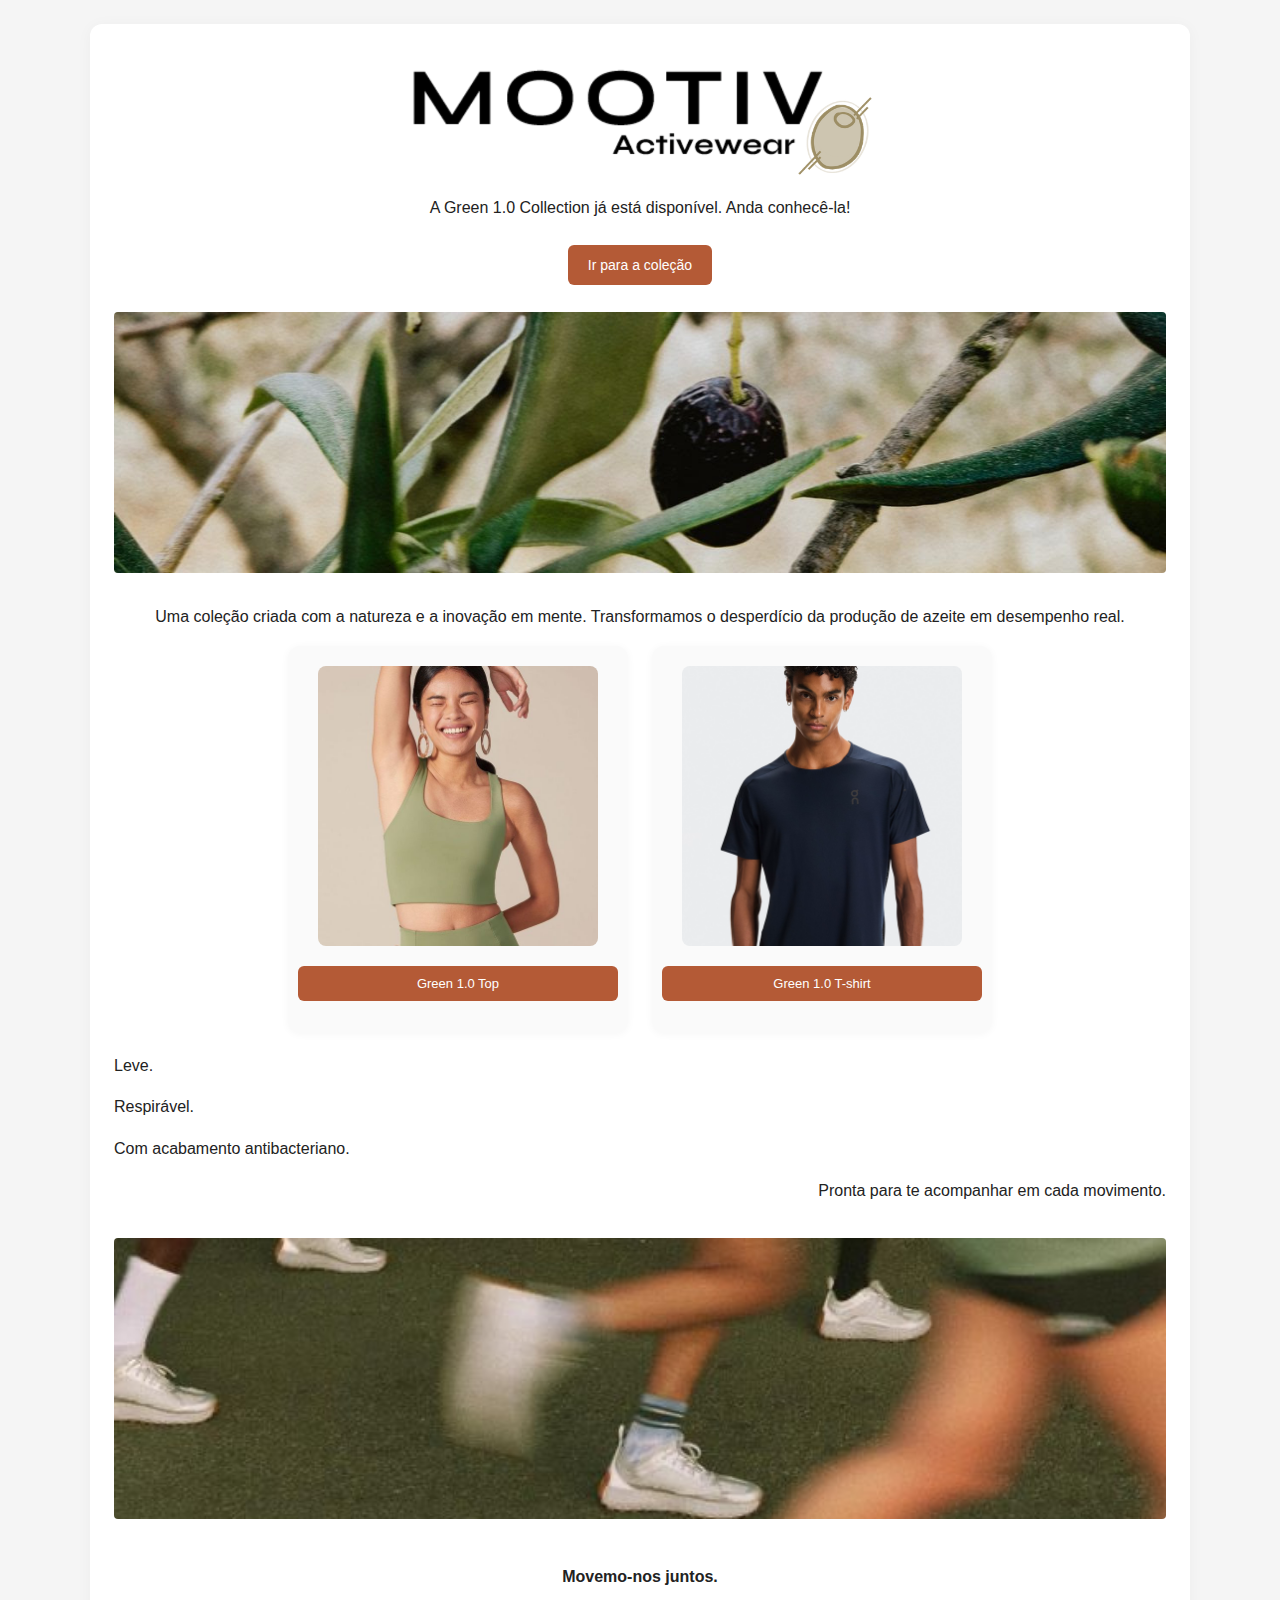
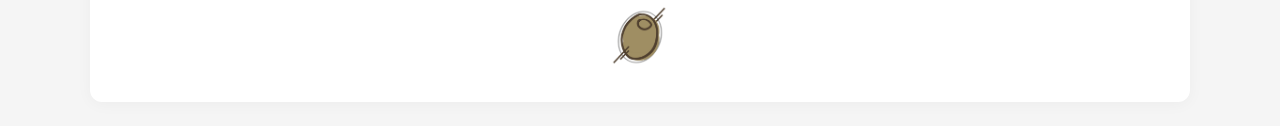
<file: docs/index.html>
<!DOCTYPE html>
<html lang="pt">

<head>
    <meta charset="UTF-8">
    <meta name="viewport" content="width=device-width, initial-scale=1.0">
    <title>Mootiv Active</title>
    <link rel="stylesheet" href="style.css">
</head>

<body>

    <div class="container">

        <!-- use a shared media folder relative path from docs -->
        <h1>
            <img src="media/header_image.png" alt="Header image" class="header-img" />
        </h1>
        <!-- subtitle text removed since the header is now an image -->

        <p>A Green 1.0 Collection já está disponível. Anda conhecê-la!</p>

        <a href="shop.html" class="btn">Ir para a coleção</a>

        <!-- top image inserted after the first paragraph -->
        <img src="media/top_image.jpg" class="hero-img" alt="Top image">

        <p>
            Uma coleção criada com a natureza e a inovação em mente.
            Transformamos o desperdício da produção de azeite em desempenho real.
        </p>

        <div class="products">
            <div class="product">
                <img src="media/girl_collection.jpg" alt="Girl Collection">
                <a href="green_top.html" class="btn">Green 1.0 Top</a>
            </div>
            <div class="product">
                <img src="media/man_collection.png" alt="Man Collection">
                <a href="green_tshirt.html" class="btn">Green 1.0 T-shirt</a>
            </div>
        </div>

        <div class="features">
            <p>Leve.</p>
            <p>Respirável.</p>
            <p>Com acabamento antibacteriano.</p>
            <p style="text-align:right;">Pronta para te acompanhar em cada movimento.</p>
        </div>

        <!-- bottom image replaces previous wide running photo -->
        <img src="media/bottom_image.png" class="wide-img" alt="Bottom image">

        <div class="footer">
            Movemo-nos juntos.
            <!-- decorative footer image -->
            <div>
                <img src="media/footer_image.png" alt="Footer image" class="footer-img" />
            </div>
        </div>

    </div>

</body>

</html>
</file>
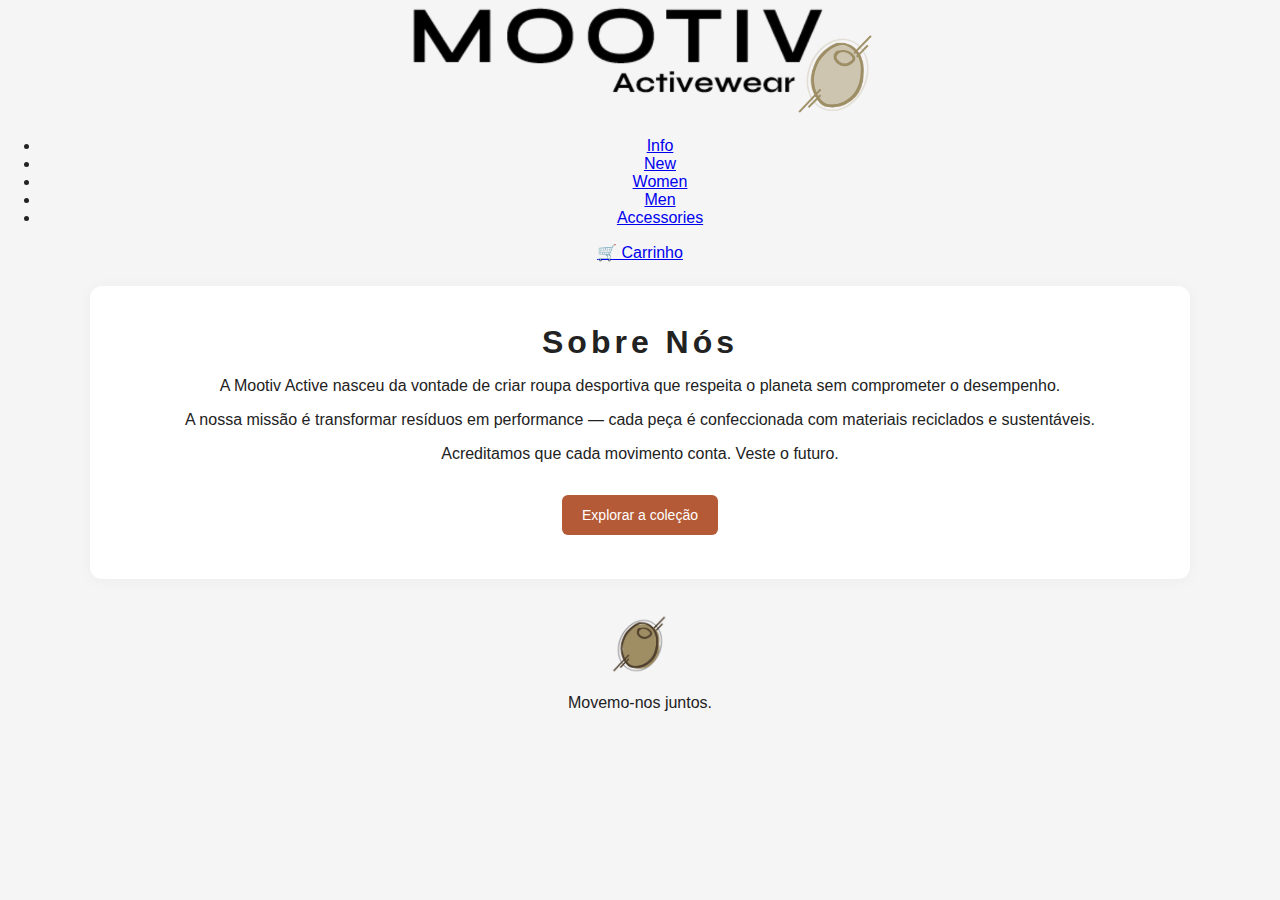
<file: docs/about.html>
<!DOCTYPE html>
<html lang="pt">

<head>
    <meta charset="UTF-8">
    <meta name="viewport" content="width=device-width, initial-scale=1.0">
    <title>About Us – Mootiv Active</title>
    <meta name="description"
        content="Conhece a história da Mootiv Active — roupa desportiva sustentável feita para movimento.">
    <link rel="stylesheet" href="style.css">
</head>

<body>
    <!-- shared header -->
    <div id="site-header"></div>

    <div class="container">
        <h1 data-i18n="about.title">Sobre Nós</h1>

        <p data-i18n="about.story">
            A Mootiv Active nasceu da vontade de criar roupa desportiva que respeita o planeta sem comprometer o
            desempenho.
        </p>

        <p data-i18n="about.mission">
            A nossa missão é transformar resíduos em performance — cada peça é confeccionada com materiais reciclados e
            sustentáveis.
        </p>

        <p data-i18n="about.sustain">
            Acreditamos que cada movimento conta. Veste o futuro.
        </p>

        <a href="shop.html" class="btn" style="margin-top: 16px;" data-i18n="about.cta">Explorar a coleção</a>
    </div>

    <!-- shared footer -->
    <div id="site-footer"></div>

    <script src="includes/translations.js"></script>
    <script src="includes/include.js"></script>
</body>

</html>
</file>
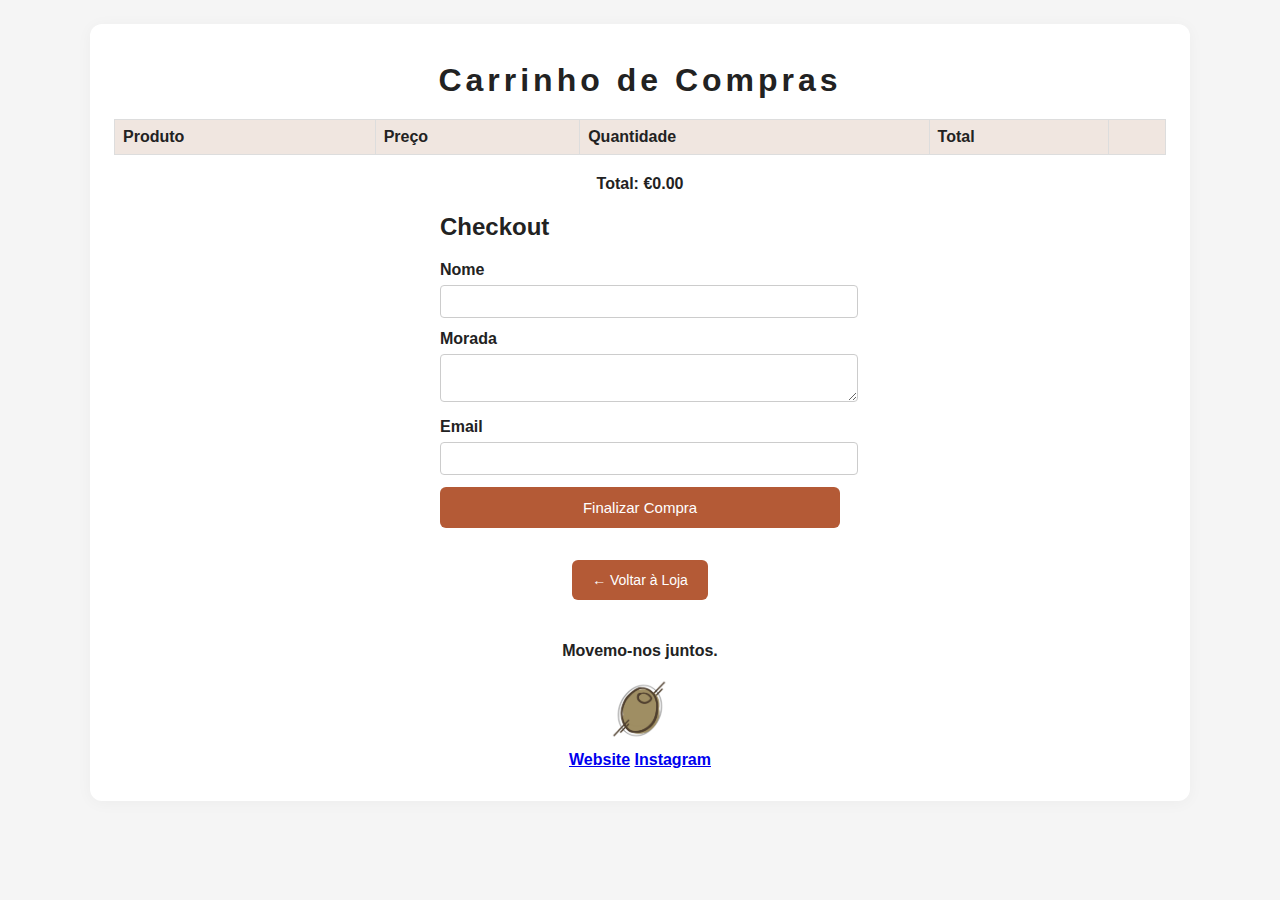
<file: docs/cart.html>
<!DOCTYPE html>
<html lang="pt">

<head>
    <meta charset="UTF-8">
    <meta name="viewport" content="width=device-width, initial-scale=1.0">
    <title>Carrinho de Compras</title>
    <link rel="stylesheet" href="style.css">
</head>

<body>
    <div class="container">
        <h1>Carrinho de Compras</h1>
        <table class="cart-table" id="cartTable">
            <thead>
                <tr>
                    <th>Produto</th>
                    <th>Preço</th>
                    <th>Quantidade</th>
                    <th>Total</th>
                    <th></th>
                </tr>
            </thead>
            <tbody>
                <!-- Cart items will be injected here -->
            </tbody>
        </table>
        <div id="cartTotal" style="font-weight:bold; margin: 16px 0;"></div>
        <form class="checkout-form">
            <h2>Checkout</h2>
            <label for="name">Nome</label>
            <input type="text" id="name" name="name" required>
            <label for="address">Morada</label>
            <textarea id="address" name="address" required></textarea>
            <label for="email">Email</label>
            <input type="email" id="email" name="email" required>
            <button type="submit">Finalizar Compra</button>
        </form>
        <a href="shop.html" class="btn">← Voltar à Loja</a>
        <div class="footer">
            Movemo-nos juntos.
            <div>
                <img src="media/footer_image.png" alt="Footer image" class="footer-img" />
            </div>
            <div class="links">
                <a href="#">Website</a>
                <a href="#">Instagram</a>
            </div>
        </div>
    </div>
    <script>
        // Render cart from localStorage
        function renderCart() {
            let cart = JSON.parse(localStorage.getItem('cart') || '[]');
            let tbody = document.querySelector('#cartTable tbody');
            tbody.innerHTML = '';
            let total = 0;
            cart.forEach((item, idx) => {
                let itemTotal = item.price * item.qty;
                total += itemTotal;
                let tr = document.createElement('tr');
                tr.innerHTML = `<td>${item.name}</td><td>€${item.price.toFixed(2)}</td><td>${item.qty}</td><td>€${itemTotal.toFixed(2)}</td><td><button onclick="removeItem(${idx})">Remover</button></td>`;
                tbody.appendChild(tr);
            });
            document.getElementById('cartTotal').textContent = 'Total: €' + total.toFixed(2);
        }
        function removeItem(idx) {
            let cart = JSON.parse(localStorage.getItem('cart') || '[]');
            cart.splice(idx, 1);
            localStorage.setItem('cart', JSON.stringify(cart));
            renderCart();
        }
        document.querySelector('.checkout-form').onsubmit = function (e) {
            e.preventDefault();
            alert('Compra finalizada! (Simulação)');
            localStorage.removeItem('cart');
            renderCart();
        };
        renderCart();
    </script>
</body>

</html>
</file>
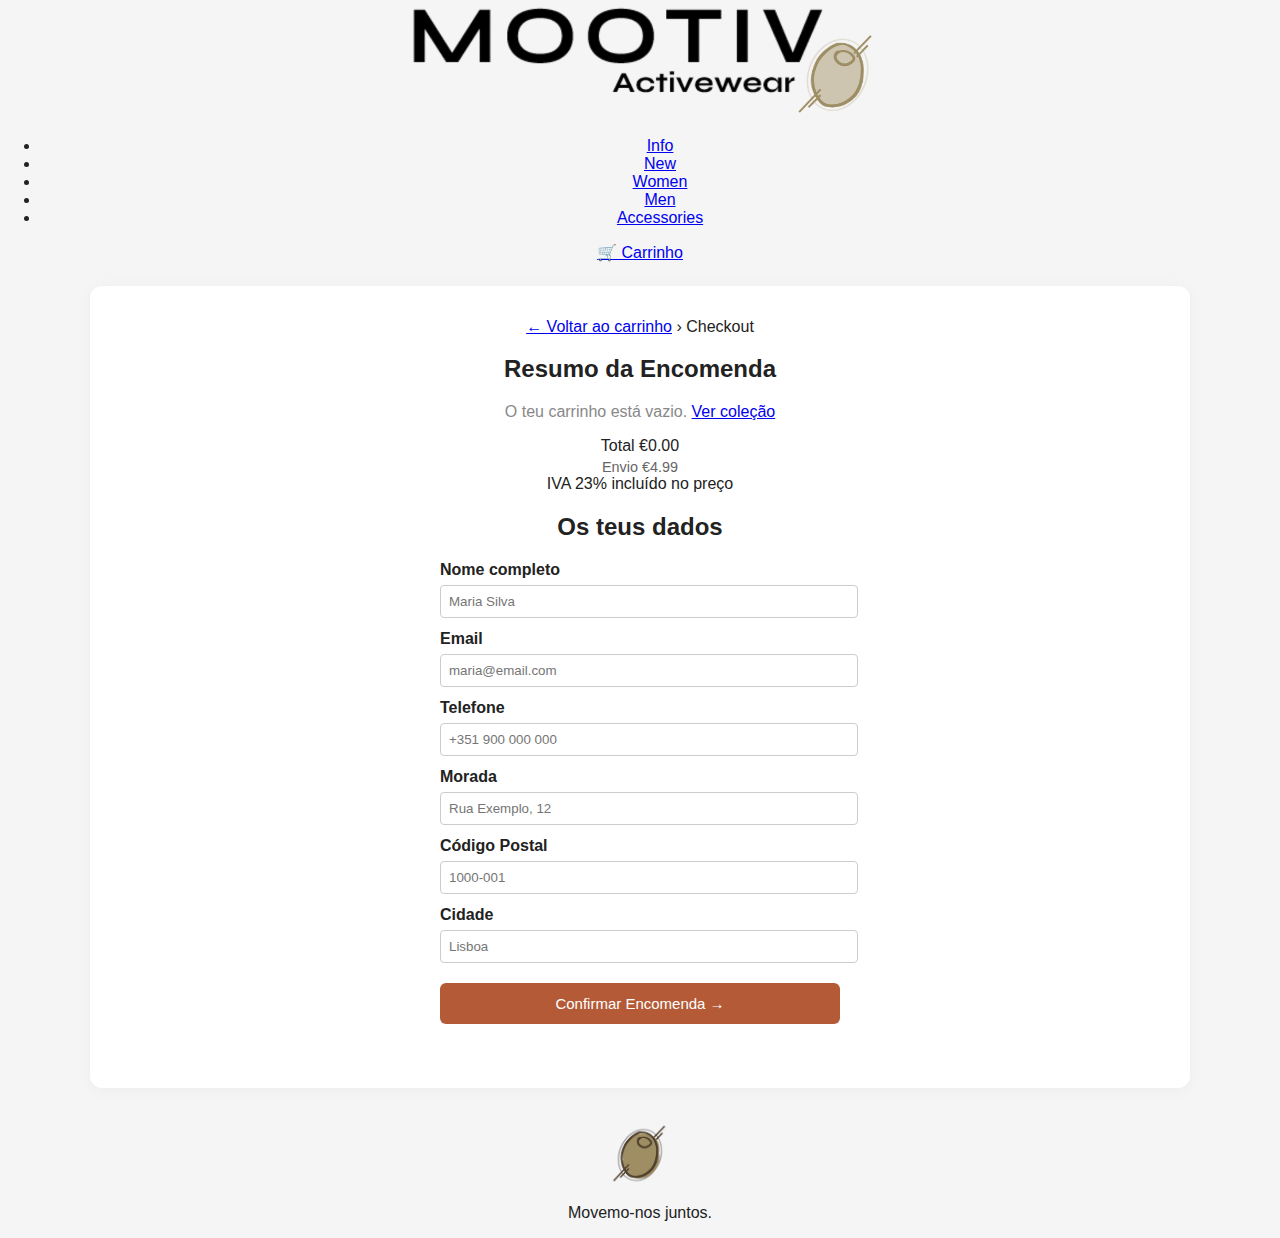
<file: docs/checkout.html>
<!DOCTYPE html>
<html lang="pt">

<head>
    <meta charset="UTF-8">
    <meta name="viewport" content="width=device-width, initial-scale=1.0">
    <title>Checkout – Mootiv Active</title>
    <meta name="description" content="Finaliza a tua encomenda Mootiv Active.">
    <link rel="stylesheet" href="style.css">
</head>

<body>
    <!-- shared header -->
    <div id="site-header"></div>

    <div class="container">
        <nav class="breadcrumb">
            <a href="cart.html" data-i18n="checkout.back">← Voltar ao carrinho</a>
            <span class="crumb-sep">›</span>
            <span class="crumb-current" data-i18n="checkout.crumb">Checkout</span>
        </nav>

        <div class="checkout-layout">
            <!-- Order summary -->
            <div class="checkout-summary">
                <h2 class="checkout-section-title" data-i18n="checkout.summary_title">Resumo da Encomenda</h2>
                <div id="orderItems"></div>
                <div class="checkout-total-row checkout-subtotal-light" id="checkoutSubtotalRow" style="display:none;">
                    <span data-i18n="checkout.subtotal">Subtotal</span>
                    <span id="checkoutSubtotal">€0.00</span>
                </div>
                <div class="checkout-total-row checkout-discount-row" id="checkoutDiscountRow" style="display:none;">
                    <span id="checkoutDiscountLabel">Desconto</span>
                    <span class="cart-discount-right">
                        <span id="checkoutDiscountAmt">−€0.00</span>
                        <button id="checkoutPromoRemove" class="cart-promo-remove" aria-label="Remover desconto">✕</button>
                    </span>
                </div>
                <div class="checkout-total-row">
                    <span data-i18n="checkout.total">Total</span>
                    <span id="orderTotal">€0.00</span>
                </div>
                <div class="checkout-total-row"
                    style="font-weight:400; font-size:0.9em; color:#666; border-top:none; margin-top:4px; padding-top:0;">
                    <span data-i18n="checkout.shipping">Envio</span>
                    <span>€4.99</span>
                </div>
                <div class="checkout-note" data-i18n="checkout.vat">IVA 23% incluído no preço</div>
            </div>

            <!-- Form -->
            <div class="checkout-form-wrap">
                <h2 class="checkout-section-title" data-i18n="checkout.form_title">Os teus dados</h2>
                <form id="checkoutForm" class="checkout-form" novalidate>
                    <div class="form-group">
                        <label for="co-name" data-i18n="checkout.name_label">Nome completo</label>
                        <input type="text" id="co-name" name="name" required data-i18n-placeholder="checkout.name_ph"
                            placeholder="Maria Silva">
                    </div>
                    <div class="form-group">
                        <label for="co-email" data-i18n="checkout.email_label">Email</label>
                        <input type="email" id="co-email" name="email" required
                            data-i18n-placeholder="checkout.email_ph" placeholder="maria@email.com">
                    </div>
                    <div class="form-group">
                        <label for="co-phone" data-i18n="checkout.phone_label">Telefone</label>
                        <input type="tel" id="co-phone" name="phone" data-i18n-placeholder="checkout.phone_ph"
                            placeholder="+351 900 000 000">
                    </div>
                    <div class="form-group">
                        <label for="co-address" data-i18n="checkout.address_label">Morada</label>
                        <input type="text" id="co-address" name="address" required
                            data-i18n-placeholder="checkout.address_ph" placeholder="Rua Exemplo, 12">
                    </div>
                    <div class="form-row">
                        <div class="form-group">
                            <label for="co-zip" data-i18n="checkout.zip_label">Código Postal</label>
                            <input type="text" id="co-zip" name="zip" required data-i18n-placeholder="checkout.zip_ph"
                                placeholder="1000-001">
                        </div>
                        <div class="form-group">
                            <label for="co-city" data-i18n="checkout.city_label">Cidade</label>
                            <input type="text" id="co-city" name="city" required
                                data-i18n-placeholder="checkout.city_ph" placeholder="Lisboa">
                        </div>
                    </div>
                    <div id="formError" class="form-error" style="display:none;" data-i18n="checkout.form_error">Por
                        favor preenche todos os campos obrigatórios.</div>
                    <button type="submit" class="btn" style="width:100%; margin-top:8px;"
                        data-i18n="checkout.confirm_btn">Confirmar Encomenda →</button>
                </form>
            </div>
        </div>
    </div>

    <!-- shared footer -->
    <div id="site-footer"></div>

    <script src="includes/translations.js"></script>
    <script src="includes/include.js"></script>
    <script>
        function renderOrderSummary() {
            var cart = JSON.parse(localStorage.getItem('cart') || '[]');
            var discount = null;
            try { discount = JSON.parse(localStorage.getItem('discount')); } catch (e) {}
            var container = document.getElementById('orderItems');
            container.innerHTML = '';
            if (!cart.length) {
                container.innerHTML = '<p style="color:#888">' + t('checkout.empty') + '</p>';
                document.getElementById('orderTotal').textContent = '€0.00';
                document.getElementById('checkoutSubtotalRow').style.display = 'none';
                document.getElementById('checkoutDiscountRow').style.display = 'none';
                return;
            }
            var subtotal = 0;
            cart.forEach(function (item) {
                var line = item.price * item.qty;
                subtotal += line;
                var row = document.createElement('div');
                row.className = 'order-item-row';
                row.innerHTML =
                    '<span class="order-item-name">' + item.name +
                    (item.size ? ' <span class="order-item-size">(' + item.size + ')</span>' : '') +
                    ' × ' + item.qty + '</span>' +
                    '<span>€' + line.toFixed(2) + '</span>';
                container.appendChild(row);
            });
            var subtotalRow = document.getElementById('checkoutSubtotalRow');
            var discountRow = document.getElementById('checkoutDiscountRow');
            if (discount) {
                var discAmt = Math.round(subtotal * (discount.pct / 100) * 100) / 100;
                document.getElementById('checkoutSubtotal').textContent = '€' + subtotal.toFixed(2);
                document.getElementById('checkoutDiscountLabel').textContent =
                    t('checkout.discount') + ' (' + discount.code + ' −' + discount.pct + '%)';
                document.getElementById('checkoutDiscountAmt').textContent = '−€' + discAmt.toFixed(2);
                subtotalRow.style.display = 'flex';
                discountRow.style.display = 'flex';
                document.getElementById('orderTotal').textContent = '€' + (subtotal - discAmt).toFixed(2);
            } else {
                subtotalRow.style.display = 'none';
                discountRow.style.display = 'none';
                document.getElementById('orderTotal').textContent = '€' + subtotal.toFixed(2);
            }
            document.getElementById('checkoutPromoRemove').onclick = function () {
                localStorage.removeItem('discount');
                renderOrderSummary();
            };
        }

        renderOrderSummary();

        document.getElementById('checkoutForm').addEventListener('submit', function (e) {
            e.preventDefault();
            var form = e.target;
            var required = form.querySelectorAll('[required]');
            var valid = true;
            required.forEach(function (f) { if (!f.value.trim()) valid = false; });
            if (!valid) {
                document.getElementById('formError').style.display = 'block';
                return;
            }
            document.getElementById('formError').style.display = 'none';
            localStorage.removeItem('cart');
            localStorage.removeItem('discount');
            // redirect to confirmation
            document.querySelector('.container').innerHTML =
                '<div style="text-align:center; padding:60px 20px;">' +
                '<p style="font-size:2.5em; margin:0;">✓</p>' +
                '<h1 style="font-size:1.3em; margin:12px 0 8px;">Encomenda confirmada!</h1>' +
                '<p style="color:#666; margin-bottom:32px;">Obrigado pela tua compra. Receberás um email de confirmação em breve.</p>' +
                '<a href="index.html" class="btn">Voltar ao início</a>' +
                '</div>';
        });
    </script>
</body>

</html>
</file>
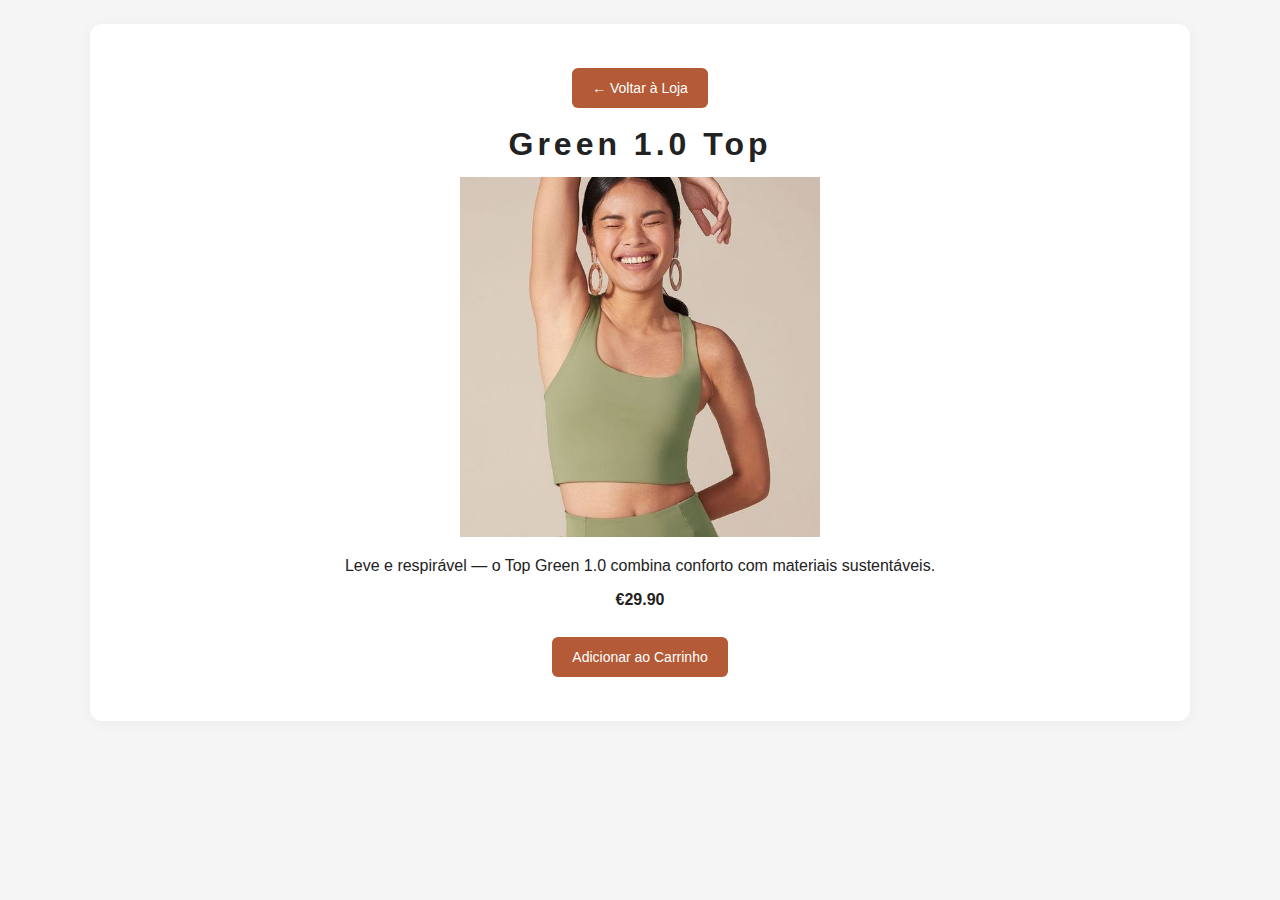
<file: docs/green_top.html>
<!DOCTYPE html>
<html lang="pt">

<head>
    <meta charset="UTF-8">
    <meta name="viewport" content="width=device-width, initial-scale=1.0">
    <meta http-equiv="refresh" content="0; url=product.html?id=green-top">
    <title>Redirecting…</title>
    <link rel="stylesheet" href="style.css">
</head>

<body>
    <div class="container">
        <p>Se não for redirecionado automaticamente, <a href="product.html?id=green-top">clique aqui</a>.</p>
    </div>
</body>

</html>

<!-- Embedded products data (same as shop) -->
<script id="products-data" type="application/json">
{
    "products": [
        {
            "id": "green-top",
            "name": "Green 1.0 Top",
            "price": 29.90,
            "description": "Leve e respirável — o Top Green 1.0 combina conforto com materiais sustentáveis.",
            "image": "media/girl_collection.jpg",
            "page": "green_top.html"
        },
        {
            "id": "green-tshirt",
            "name": "Green 1.0 T-shirt",
            "price": 34.90,
            "description": "Conforto inteligente com acabamento antibacteriano — a T-shirt Green 1.0 foi pensada para performance e sustentabilidade.",
            "image": "media/man_collection.png",
            "page": "green_tshirt.html"
        }
    ]
}
</script>
</file>
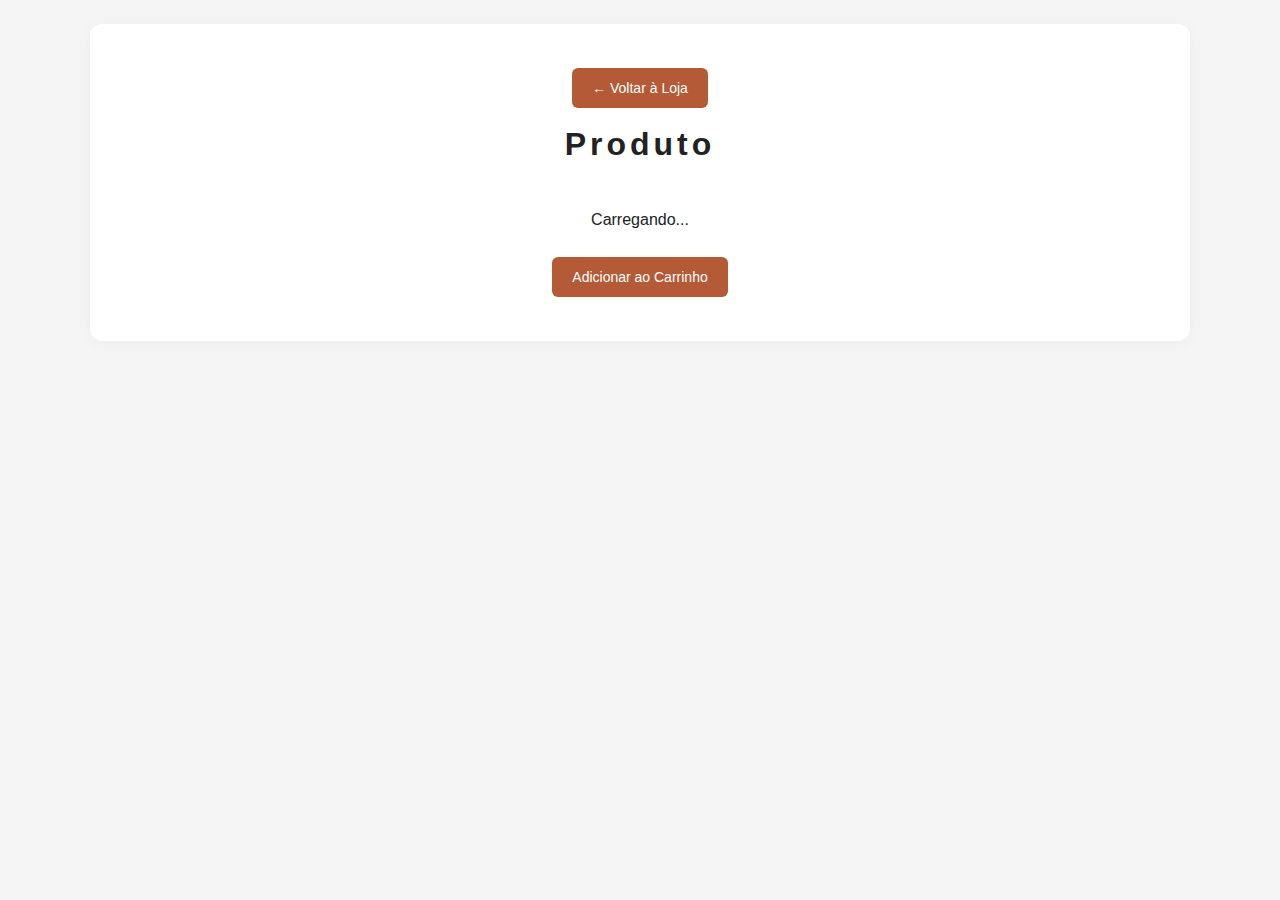
<file: docs/green_tshirt.html>
<!DOCTYPE html>
<html lang="pt">

<head>
    <meta charset="UTF-8">
    <meta name="viewport" content="width=device-width, initial-scale=1.0">
    <meta http-equiv="refresh" content="0; url=product.html?id=green-tshirt">
    <title>Redirecting…</title>
    <link rel="stylesheet" href="style.css">
</head>

<body>
    <div class="container">
        <p>Se não for redirecionado automaticamente, <a href="product.html?id=green-tshirt">clique aqui</a>.</p>
    </div>
</body>

</html>

<!-- Embedded products data (same as shop) -->
<script id="products-data" type="application/json">
{
    "products": [
        {
            "id": "green-top",
            "name": "Green 1.0 Top",
            "price": 29.90,
            "description": "Leve e respirável — o Top Green 1.0 combina conforto com materiais sustentáveis.",
            "image": "media/girl_collection.jpg",
            "page": "green_top.html"
        },
        {
            "id": "green-tshirt",
            "name": "Green 1.0 T-shirt",
            "price": 34.90,
            "description": "Conforto inteligente com acabamento antibacteriano — a T-shirt Green 1.0 foi pensada para performance e sustentabilidade.",
            "image": "media/man_collection.png",
            "page": "green_tshirt.html"
        }
    ]
}
</script>
</file>
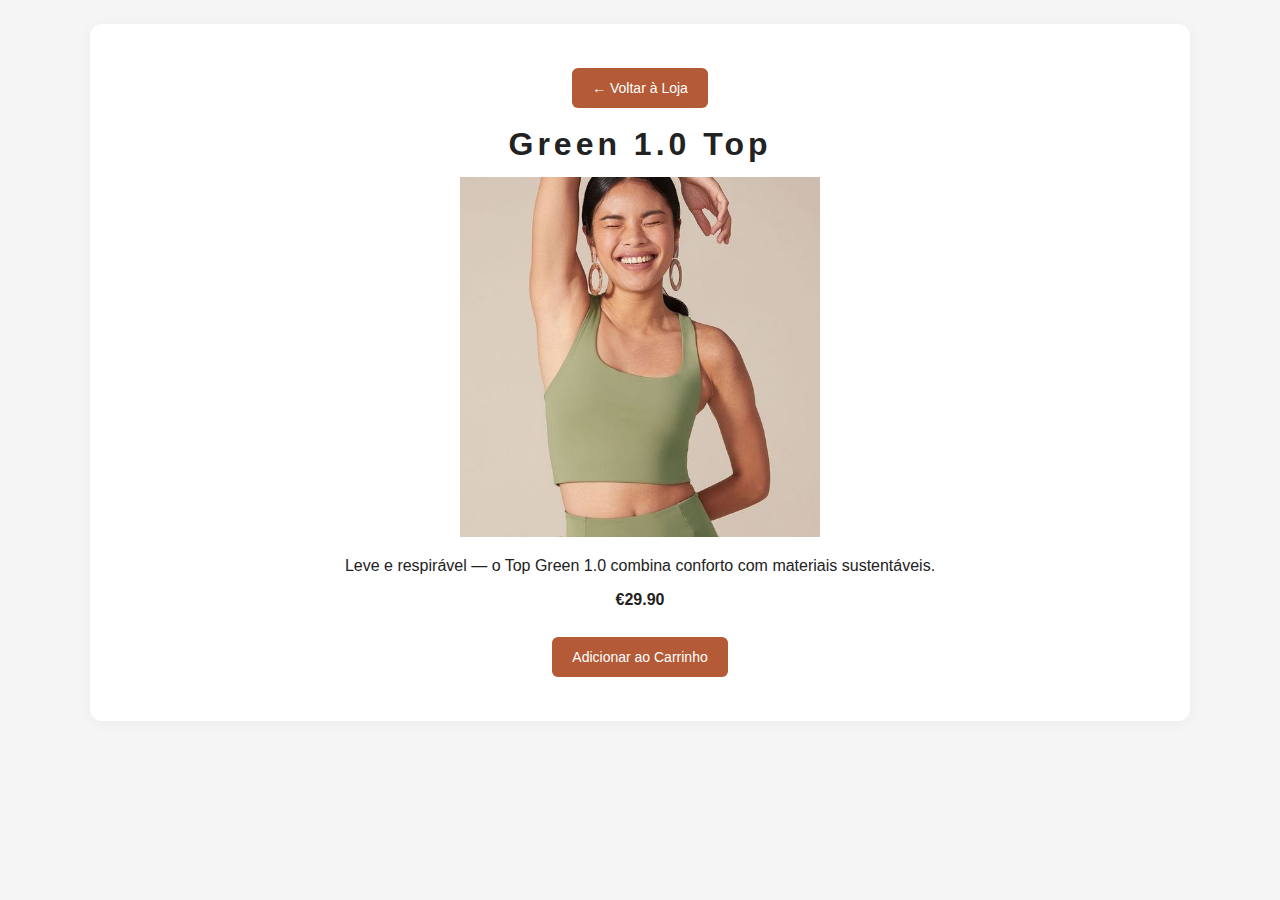
<file: docs/product.html>
<!DOCTYPE html>
<html lang="pt">

<head>
    <meta charset="UTF-8">
    <meta name="viewport" content="width=device-width, initial-scale=1.0">
    <title>Produto - Mootiv Active</title>
    <link rel="stylesheet" href="style.css">
</head>

<body>
    <div class="container">
        <a href="shop.html" class="btn">← Voltar à Loja</a>
        <h1 id="prod-name">Produto</h1>
        <img id="prod-image" src="" alt="" style="max-width:360px; width:100%;" />
        <p id="prod-desc">Carregando...</p>
        <p id="prod-price" class="price"></p>
        <button id="addCart" class="btn">Adicionar ao Carrinho</button>
    </div>

    <script>
        function getQueryParam(name) {
            const url = new URL(window.location.href);
            return url.searchParams.get(name);
        }

        function addToCart(id, name, price) {
            let cart = JSON.parse(localStorage.getItem('cart') || '[]');
            let item = cart.find(i => i.id === id);
            if (item) item.qty += 1; else cart.push({ id, name, price, qty: 1 });
            localStorage.setItem('cart', JSON.stringify(cart));
            alert('Adicionado ao carrinho!');
        }

        (function renderProduct() {
            const id = getQueryParam('id');
            fetch('products.json')
                .then(res => {
                    if (!res.ok) throw new Error('Failed to load products.json');
                    return res.json();
                })
                .then(data => {
                    if (!data || !Array.isArray(data.products)) throw new Error('Invalid products.json');
                    const product = data.products.find(p => p.id === id) || data.products[0];
                    document.getElementById('prod-name').textContent = product.name;
                    const img = document.getElementById('prod-image'); img.src = product.image; img.alt = product.name;
                    document.getElementById('prod-desc').textContent = product.description;
                    document.getElementById('prod-price').innerHTML = '<strong>€' + product.price.toFixed(2) + '</strong>';
                    document.getElementById('addCart').addEventListener('click', function () { addToCart(product.id, product.name, product.price); });
                })
                .catch(err => {
                    console.error('Error loading product data:', err);
                    document.querySelector('.container').innerHTML = '<p>Erro ao carregar produto.</p>';
                });
        })();
    </script>
</body>

</html>
</file>
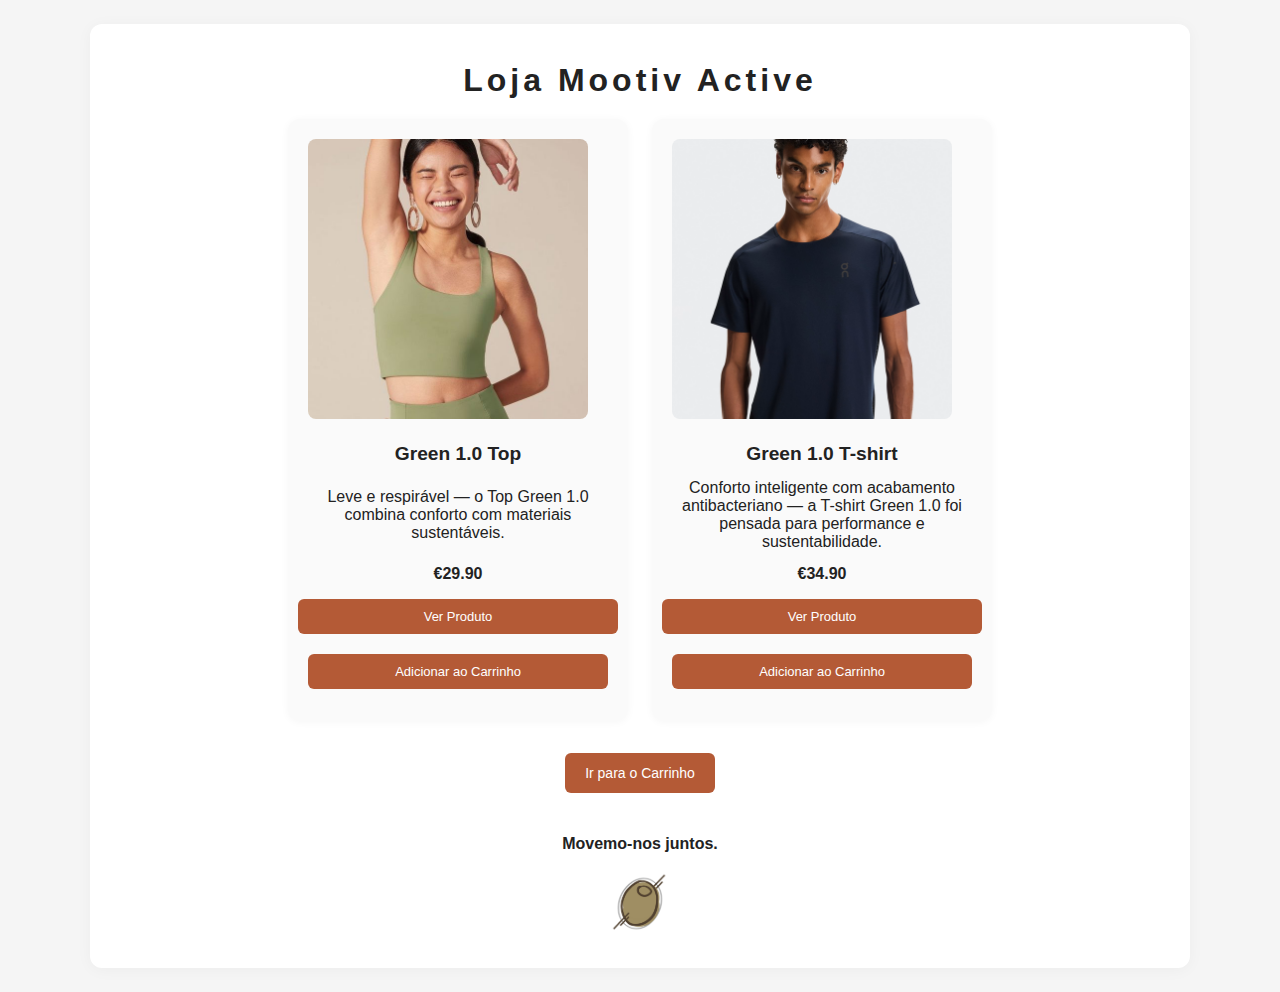
<file: docs/shop.html>
<!DOCTYPE html>
<html lang="pt">

<head>
    <meta charset="UTF-8">
    <meta name="viewport" content="width=device-width, initial-scale=1.0">
    <title>Loja Mootiv Active</title>
    <link rel="stylesheet" href="style.css">
</head>

<body>
    <div class="container">
        <h1>Loja Mootiv Active</h1>
        <div class="products" id="productsGrid">
            <!-- products will be loaded here from products.json -->
        </div>
        <a href="cart.html" class="btn">Ir para o Carrinho</a>
        <div class="footer">
            Movemo-nos juntos.
            <div>
                <img src="media/footer_image.png" alt="Footer image" class="footer-img" />
            </div>
        </div>
    </div>
    <script>
        // Simple cart using localStorage
        function addToCart(id, name, price) {
            let cart = JSON.parse(localStorage.getItem('cart') || '[]');
            let item = cart.find(i => i.id === id);
            if (item) {
                item.qty += 1;
            } else {
                cart.push({ id, name, price, qty: 1 });
            }
            localStorage.setItem('cart', JSON.stringify(cart));
            alert('Adicionado ao carrinho!');
        }

        // Render products loaded from products.json
        function renderProducts(products) {
            const grid = document.getElementById('productsGrid');
            grid.innerHTML = '';
            products.forEach(p => {
                const card = document.createElement('div');
                card.className = 'product';

                const content = document.createElement('div');
                content.className = 'content';

                const img = document.createElement('img');
                img.src = p.image;
                img.alt = p.name;

                const h2 = document.createElement('h2');
                h2.textContent = p.name;

                const desc = document.createElement('p');
                desc.className = 'description';
                desc.textContent = p.description;

                const price = document.createElement('p');
                price.className = 'price';
                price.innerHTML = '<strong>€' + p.price.toFixed(2) + '</strong>';

                content.appendChild(img);
                content.appendChild(h2);
                content.appendChild(desc);
                content.appendChild(price);

                const view = document.createElement('a');
                view.className = 'btn';
                view.textContent = 'Ver Produto';
                view.href = 'product.html?id=' + encodeURIComponent(p.id);

                const addBtn = document.createElement('button');
                addBtn.className = 'btn';
                addBtn.textContent = 'Adicionar ao Carrinho';
                addBtn.addEventListener('click', () => addToCart(p.id, p.name, p.price));

                card.appendChild(content);
                card.appendChild(view);
                card.appendChild(addBtn);

                grid.appendChild(card);
            });
        }

        // Load products from standalone products.json (requires http/https)
        (function loadProducts() {
            fetch('products.json')
                .then(res => {
                    if (!res.ok) throw new Error('Failed to load products.json');
                    return res.json();
                })
                .then(data => {
                    if (data && Array.isArray(data.products)) renderProducts(data.products);
                    else throw new Error('Invalid products.json format');
                })
                .catch(err => {
                    console.error('Error loading products:', err);
                    const grid = document.getElementById('productsGrid');
                    grid.innerHTML = '<p>Erro ao carregar produtos.</p>';
                });
        })();
    </script>


</body>

</html>
</file>
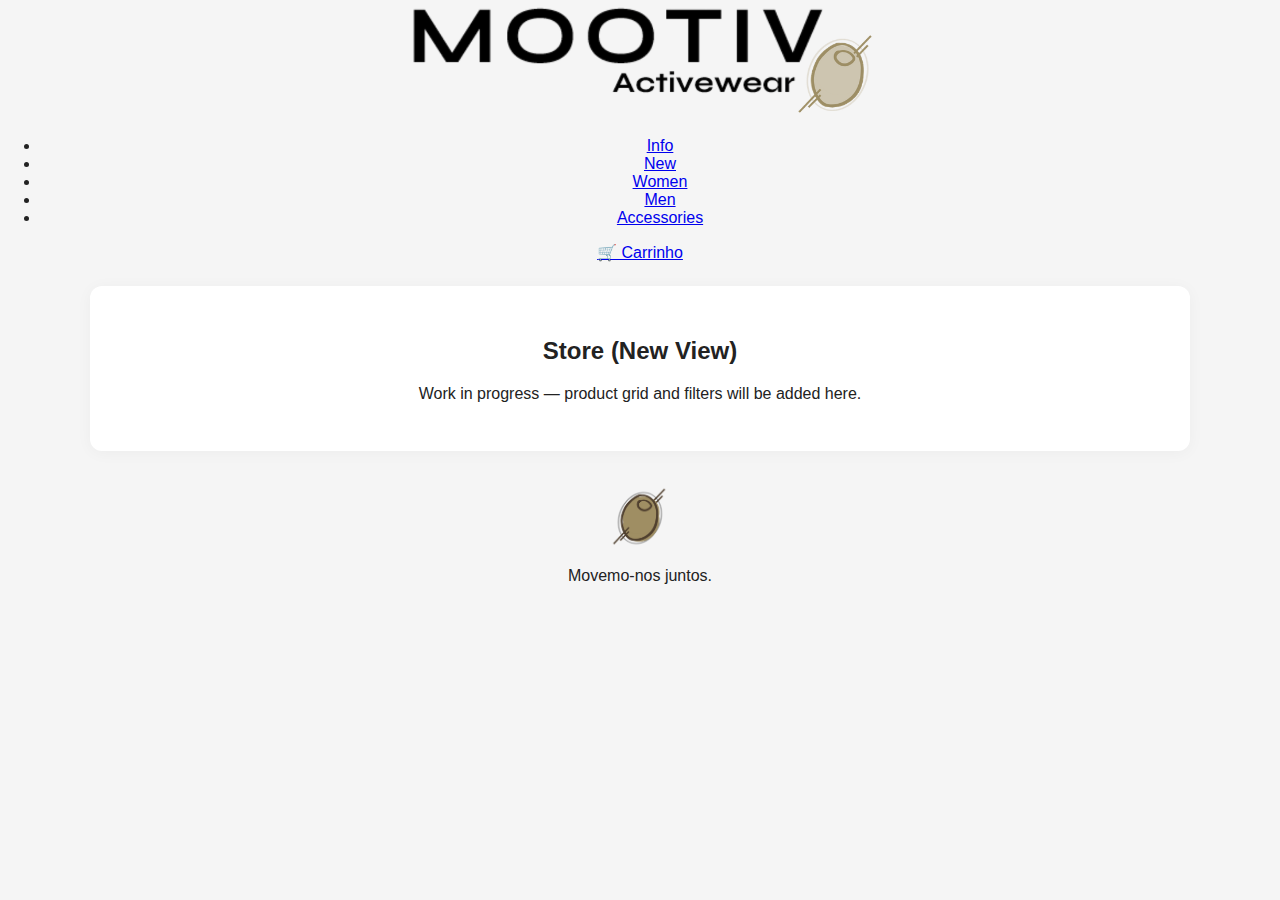
<file: docs/store.html>
<!DOCTYPE html>
<html lang="pt">

<head>
    <meta charset="UTF-8">
    <meta name="viewport" content="width=device-width, initial-scale=1.0">
    <title>Mootiv Active — Store</title>
    <link rel="stylesheet" href="style.css">
</head>

<body>

    <!-- shared header -->
    <div id="site-header"></div>

    <main class="container store">
        <h2>Store (New View)</h2>
        <p>Work in progress — product grid and filters will be added here.</p>
        <section class="product-grid">
            <!-- stub: product cards to be implemented -->
        </section>
    </main>

    <!-- shared footer -->
    <div id="site-footer"></div>

    <script src="includes/include.js"></script>

</body>

</html>
</file>
<file: docs/style.css>
/* Mootiv Active - consolidated stylesheet */

body {
    margin: 0;
    font-family: Arial, sans-serif;
    background: #f5f5f5;
    color: #222;
    text-align: center;
    min-height: 100vh;
    display: flex;
    flex-direction: column;
}

.container {
    max-width: 1100px;
    width: 95vw;
    margin: 24px auto;
    background: #fff;
    padding: 32px 24px;
    border-radius: 12px;
    box-sizing: border-box;
    box-shadow: 0 2px 16px rgba(0, 0, 0, 0.04);
}

h1 {
    letter-spacing: 4px;
    font-weight: 700;
    margin: 6px 0 14px;
}

.subtitle {
    margin-top: -10px;
    font-size: 14px;
    color: #666;
}

.btn {
    display: inline-block;
    background: #b45a36;
    color: #fff;
    padding: 12px 20px;
    margin: 12px 0;
    border-radius: 6px;
    text-decoration: none;
    font-size: 14px;
    cursor: pointer;
    border: none;
}

.hero-img,
.wide-img {
    width: 100%;
    border-radius: 4px;
    margin: 15px 0;
}

.header-img {
    width: 100%;
    max-width: 480px;
    margin: 0 auto 12px;
    display: block;
}

.footer-img {
    width: 60px;
    max-width: 60px;
    margin: 10px auto 0;
    display: block;
}

/* Products grid */
.products {
    display: flex;
    gap: 24px;
    margin: 20px 0;
    flex-wrap: wrap;
    justify-content: center;
    align-items: stretch;
}

.product {
    background: #fafafa;
    padding: 20px;
    border-radius: 12px;
    box-shadow: 0 1px 8px rgba(0, 0, 0, 0.04);
    display: flex;
    flex-direction: column;
    align-items: center;
    min-width: 260px;
    max-width: 340px;
    flex: 1 1 320px;
    box-sizing: border-box;
}

.product img {
    width: 100%;
    max-width: 280px;
    border-radius: 8px;
    display: block;
    margin-bottom: 12px;
}

.product h2 {
    margin: 12px 0 8px;
    font-size: 1.2em;
    font-weight: 700;
}

.product p.description {
    min-height: 72px;
    margin: 6px 0;
    text-align: center;
    display: flex;
    align-items: center;
    justify-content: center;
}

.product .content {
    display: flex;
    flex-direction: column;
    flex: 1 1 auto;
    width: 100%;
}

.product .price {
    font-weight: 700;
    margin: 8px 0;
}

.product .btn {
    margin-top: 8px;
    width: 100%;
    padding: 10px;
    font-size: 13px;
}

.features {
    text-align: left;
    margin: 20px 0;
    line-height: 1.6;
}

.footer {
    margin-top: 30px;
    font-weight: bold;
    display: flex;
    flex-direction: column;
    align-items: center;
    gap: 8px;
}

/* Cart / Checkout */
.cart-table {
    width: 100%;
    border-collapse: collapse;
    margin: 20px 0;
}

.cart-table th,
.cart-table td {
    border: 1px solid #ddd;
    padding: 8px;
    text-align: left;
}

.cart-table th {
    background: #f0e6e0;
}

.checkout-form {
    margin: 20px 0;
    text-align: left;
    max-width: 400px;
    margin-left: auto;
    margin-right: auto;
}

.checkout-form label {
    display: block;
    margin-bottom: 6px;
    font-weight: 700;
}

.checkout-form input,
.checkout-form textarea {
    width: 100%;
    padding: 8px;
    margin-bottom: 12px;
    border-radius: 4px;
    border: 1px solid #ccc;
}

.checkout-form button {
    width: 100%;
    background: #b45a36;
    color: #fff;
    border: none;
    padding: 12px;
    border-radius: 6px;
    font-size: 15px;
    cursor: pointer;
}

@media (max-width: 700px) {
    .container {
        max-width: 100vw;
        width: 100vw;
        margin: 0;
        border-radius: 0;
        padding: 12px;
    }

    .products {
        flex-direction: column;
        gap: 16px;
        align-items: center;
    }

    .product {
        min-width: 0;
        max-width: 98vw;
        flex: 1 1 98vw;
    }

    .header-img {
        max-width: 98vw;
    }

    .footer-img {
        width: 40px;
        max-width: 40px;
    }
}
</file>
